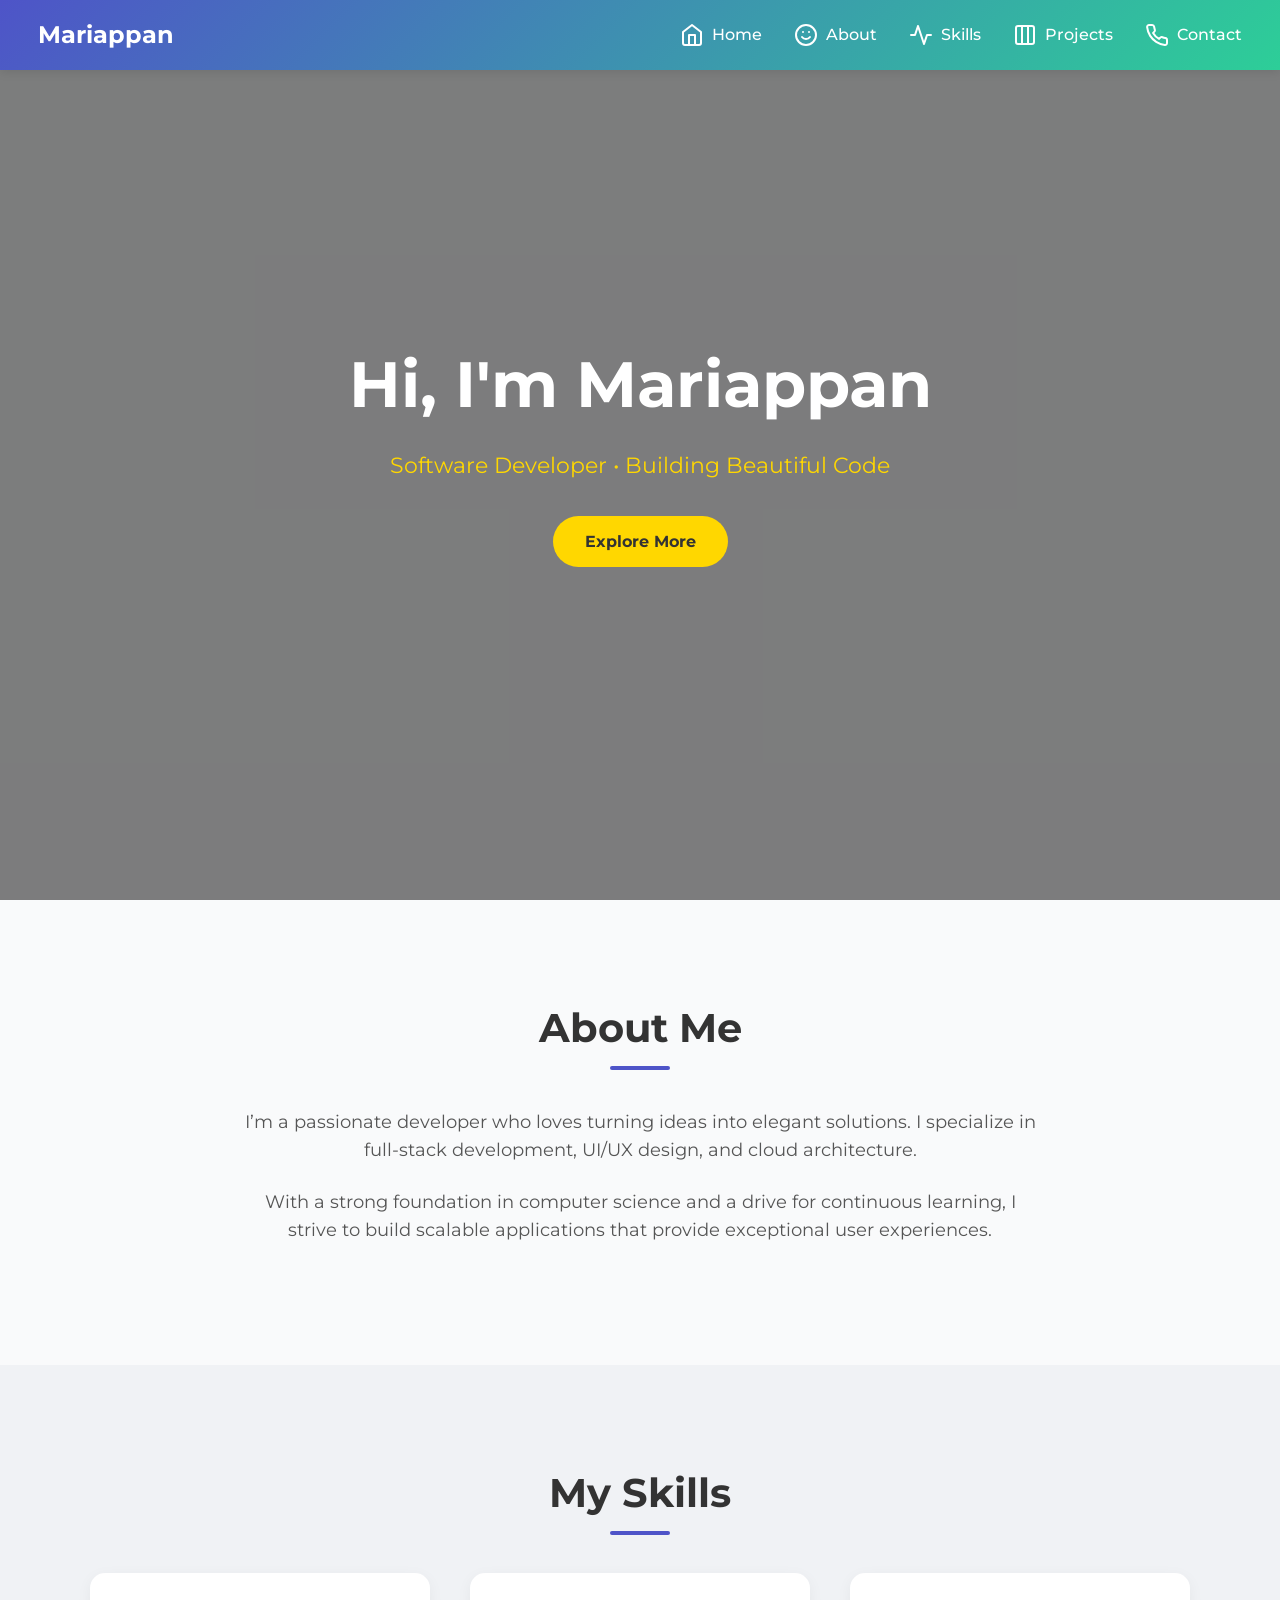
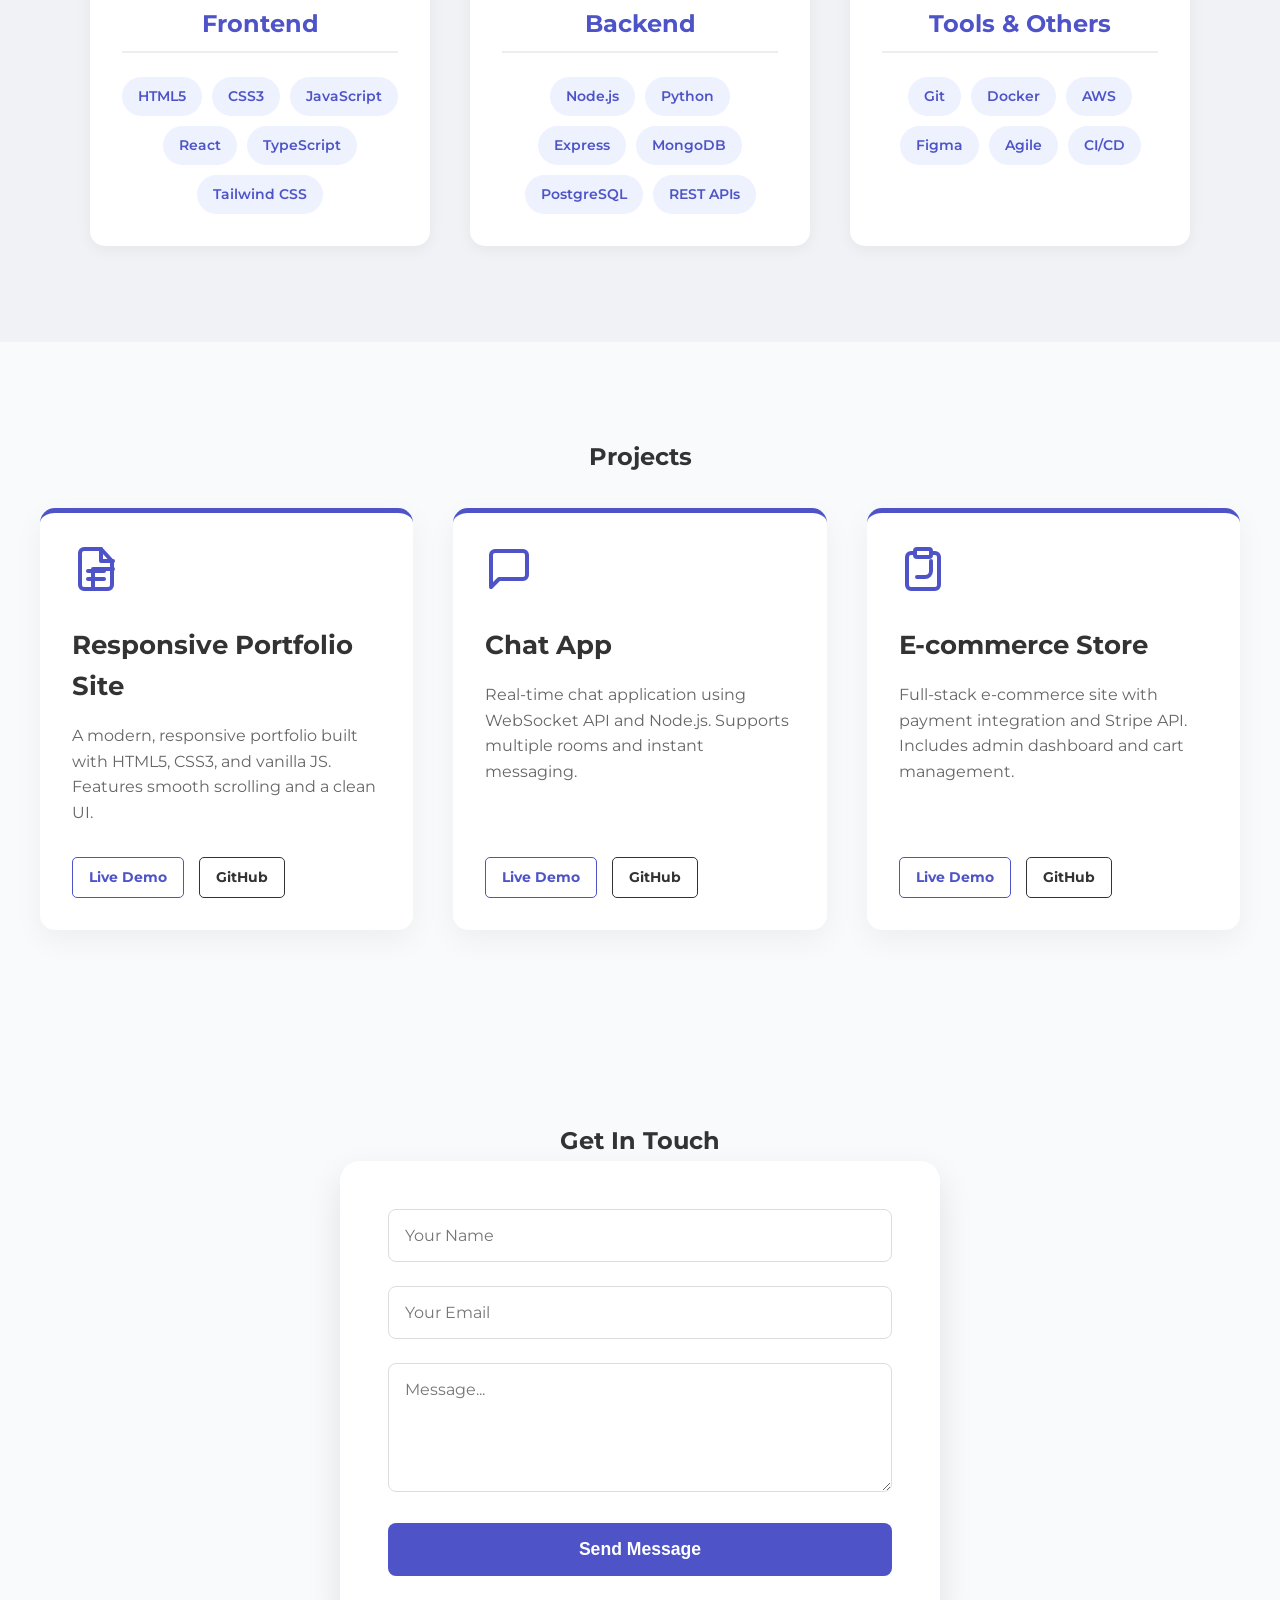
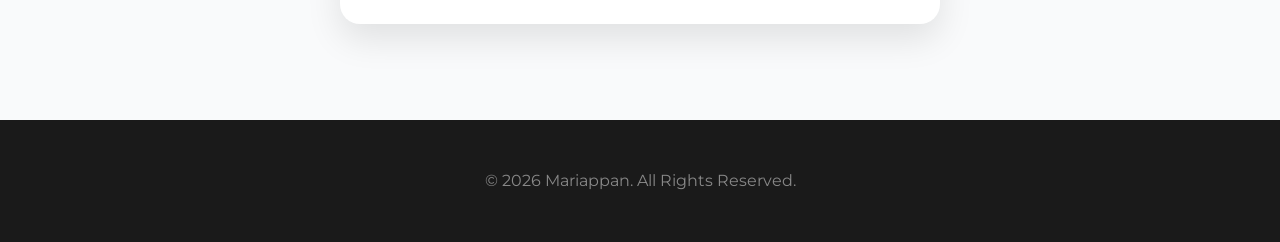
<file: index.html>
<!DOCTYPE html>
<html lang="en">
<head>
    <meta charset="UTF-8">
    <meta name="viewport" content="width=device-width, initial-scale=1.0">
    <title>Portfolio – Mariappan</title>

    <!-- Google Fonts -->
    <link href="https://fonts.googleapis.com/css2?family=Montserrat:wght@400;700&family=Open+Sans&display=swap" rel="stylesheet">

    <!-- Main CSS -->
    <link rel="stylesheet" href="style.css">

    <!-- Font Awesome for icons (for fallback) -->
    <link rel="stylesheet" href="https://cdnjs.cloudflare.com/ajax/libs/font-awesome/6.5.1/css/all.min.css">

    <!-- SVG Icons (inline) -->
    

    <script type="text/javascript">
    // Define SVG icons
    const icons = {
        home: '<svg xmlns="http://www.w3.org/2000/svg" width="24" height="24" viewBox="0 0 24 24" fill="none" stroke="currentColor" stroke-width="2" stroke-linecap="round" stroke-linejoin="round"><path d="M3 9l9-7 9 7v11a2 2 0 0 1-2 2H5a2 2 0 0 1-2-2z"></path><polyline points="9 22 9 12 15 12 15 22"></polyline></svg>',

        about: '<svg xmlns="http://www.w3.org/2000/svg" width="24" height="24" viewBox="0 0 24 24" fill="none" stroke="currentColor" stroke-width="2" stroke-linecap="round" stroke-linejoin="round"><circle cx="12" cy="12" r="10"></circle><path d="M8 14s1.5 2 4 2 4-2 4-2"></path><line x1="9" y1="9" x2="9.01" y2="9"></line><line x1="15" y1="9" x2="15.01" y2="9"></line></svg>',

        projects: '<svg xmlns="http://www.w3.org/2000/svg" width="24" height="24" viewBox="0 0 24 24" fill="none" stroke="currentColor" stroke-width="2" stroke-linecap="round" stroke-linejoin="round"><rect x="3" y="3" width="18" height="18" rx="2" ry="2"></rect><line x1="9" y1="3" x2="9" y2="21"></line><line x1="15" y1="3" x2="15" y2="21"></line></svg>',

        contact: '<svg xmlns="http://www.w3.org/2000/svg" width="24" height="24" viewBox="0 0 24 24" fill="none" stroke="currentColor" stroke-width="2" stroke-linecap="round" stroke-linejoin="round"><path d="M22 16.92v3a2 2 0 0 1-2.18 2 19.79 19.79 0 0 1-8.63-3.07 19.5 19.5 0 0 1-6-6 19.79 19.79 0 0 1-3.07-8.67A2 2 0 0 1 4.11 2h3a2 2 0 0 1 2 1.72 12.84 12.84 0 0 0 .7 2.81 2 2 0 0 1-.45 2.11L8.09 9.91a16 16 0 0 0 6 6l1.27-1.27a2 2 0 0 1 2.11-.45 12.84 12.84 0 0 0 2.81.7A2 2 0 0 1 22 16.92z"></path></svg>'
    };
</script>
</head>

<body>
    <!-- Navigation -->
    <nav class="navbar">
        <div class="logo">Mariappan</div>

        <div class="menu-toggle" id="mobile-menu">
            <span class="bar"></span>
            <span class="bar"></span>
            <span class="bar"></span>
        </div>

        <ul class="nav-links">
            <li>
                <a href="#hero">
                    <span class="icon" id="home-icon"></span>
                    Home
                </a>
            </li>

            <li>
                <a href="#about">
                    <span class="icon" id="about-icon"></span>
                    About
                </a>
            </li>

            <li>
                <a href="#skills">
                    <span class="icon" id="skills-icon"></span>
                    Skills
                </a>
            </li>

            <li>
                <a href="#projects">
                    <span class="icon" id="projects-icon"></span>
                    Projects
                </a>
            </li>

            <li>
                <a href="#contact">
                    <span class="icon" id="contact-icon"></span>
                    Contact
                </a>
            </li>
        </ul>
    </nav>
    <!-- Insert SVG icons -->
    <script>
        document.getElementById("home-icon").innerHTML = icons.home;
        document.getElementById("about-icon").innerHTML = icons.about;
        document.getElementById("projects-icon").innerHTML = icons.projects;
        document.getElementById("contact-icon").innerHTML = icons.contact;
        // Adding a simple skills icon
        document.getElementById("skills-icon").innerHTML = '<svg xmlns="http://www.w3.org/2000/svg" width="24" height="24" viewBox="0 0 24 24" fill="none" stroke="currentColor" stroke-width="2" stroke-linecap="round" stroke-linejoin="round"><polyline points="22 12 18 12 15 21 9 3 6 12 2 12"></polyline></svg>';
    </script>

    <!-- Hero Section -->
    <section class="hero" id="hero">
        <h1>Hi, I'm Mariappan</h1>
        <p class="role">Software Developer • Building Beautiful Code</p>
        <a href="#about" class="btn hero-btn">Explore More</a>
    </section>

    <!-- About -->
    <section id="about" class="content">
        <h2 class="section-title">About Me</h2>
        <div class="about-container">
            <div class="about-text">
                <p>I’m a passionate developer who loves turning ideas into elegant solutions. I specialize in full‑stack development, UI/UX design, and cloud architecture.</p>
                <p>With a strong foundation in computer science and a drive for continuous learning, I strive to build scalable applications that provide exceptional user experiences.</p>
            </div>
        </div>
    </section>

    <!-- Skills -->
    <section id="skills" class="content bg-light">
        <h2 class="section-title">My Skills</h2>
        <div class="skills-grid">
            <div class="skill-category">
                <h3>Frontend</h3>
                <div class="skill-tags">
                    <span>HTML5</span>
                    <span>CSS3</span>
                    <span>JavaScript</span>
                    <span>React</span>
                    <span>TypeScript</span>
                    <span>Tailwind CSS</span>
                </div>
            </div>
            <div class="skill-category">
                <h3>Backend</h3>
                <div class="skill-tags">
                    <span>Node.js</span>
                    <span>Python</span>
                    <span>Express</span>
                    <span>MongoDB</span>
                    <span>PostgreSQL</span>
                    <span>REST APIs</span>
                </div>
            </div>
            <div class="skill-category">
                <h3>Tools & Others</h3>
                <div class="skill-tags">
                    <span>Git</span>
                    <span>Docker</span>
                    <span>AWS</span>
                    <span>Figma</span>
                    <span>Agile</span>
                    <span>CI/CD</span>
                </div>
            </div>
        </div>
    </section>

    <!-- Projects -->
    <section id="projects" class="content">
        <h2>Projects</h2>
        <div class="grid">
            <!-- Project 1 -->
            <article class="card project-card">
                <div class="card-icon"><svg xmlns="http://www.w3.org/2000/svg" width="48" height="48" viewBox="0 0 24 24" fill="none" stroke="currentColor" stroke-width="2" stroke-linecap="round" stroke-linejoin="round"><path d="M14.5 2H6a2 2 0 0 0-2 2v16a2 2 0 0 0 2 2h12a2 2 0 0 0 2-2V8z"></path><polyline points="14.5 2 14.5 8 20.5 8"></polyline><line x1="16" y1="13" x2="8" y2="13"></line><line x1="16" y1="17" x2="8" y2="17"></line><polyline points="10.5 22 10.5 12 20.5 12"></polyline></svg></div>
                <h3>Responsive Portfolio Site</h3>
                <p>A modern, responsive portfolio built with HTML5, CSS3, and vanilla JS. Features smooth scrolling and a clean UI.</p>
                <div class="project-links">
                    <a href="#" class="project-link">Live Demo</a>
                    <a href="#" class="project-link github">GitHub</a>
                </div>
            </article>

            <!-- Project 2 -->
            <article class="card project-card">
                <div class="card-icon"><svg xmlns="http://www.w3.org/2000/svg" width="48" height="48" viewBox="0 0 24 24" fill="none" stroke="currentColor" stroke-width="2" stroke-linecap="round" stroke-linejoin="round"><path d="M21 15a2 2 0 0 1-2 2H7l-4 4V5a2 2 0 0 1 2-2h14a2 2 0 0 1 2 2z"></path></svg></div>
                <h3>Chat App</h3>
                <p>Real‑time chat application using WebSocket API and Node.js. Supports multiple rooms and instant messaging.</p>
                <div class="project-links">
                    <a href="#" class="project-link">Live Demo</a>
                    <a href="#" class="project-link github">GitHub</a>
                </div>
            </article>

            <!-- Project 3 -->
            <article class="card project-card">
                <div class="card-icon"><svg xmlns="http://www.w3.org/2000/svg" width="48" height="48" viewBox="0 0 24 24" fill="none" stroke="currentColor" stroke-width="2" stroke-linecap="round" stroke-linejoin="round"><path d="M16 4h2a2 2 0 0 1 2 2v14a2 2 0 0 1-2 2H6a2 2 0 0 1-2-2V6a2 2 0 0 1 2-2h2"></path><rect x="8" y="2" width="8" height="4" rx="1" ry="1"></rect><path d="M16 8v5a3 3 0 0 1-3 3h-4"></path></svg></div>
                <h3>E-commerce Store</h3>
                <p>Full‑stack e‑commerce site with payment integration and Stripe API. Includes admin dashboard and cart management.</p>
                <div class="project-links">
                    <a href="#" class="project-link">Live Demo</a>
                    <a href="#" class="project-link github">GitHub</a>
                </div>
            </article>
        </div>
    </section>

    <!-- Contact -->
    <section id="contact" class="content contact-section">
        <h2>Get In Touch</h2>
        <form action="#" method="post" class="contact-form">
            <input type="text" name="name" placeholder="Your Name" required>
            <input type="email" name="email" placeholder="Your Email" required>
            <textarea name="message" rows="5" placeholder="Message..." required></textarea>
            <button type="submit">Send Message</button>
        </form>
    </section>

    <!-- Footer -->
    <footer class="footer">
        <p>&copy; 2026 Mariappan. All Rights Reserved.</p>
    </footer>

    <!-- Optional JS -->
    <script src="script.js"></script>
</body>
</html>
</file>
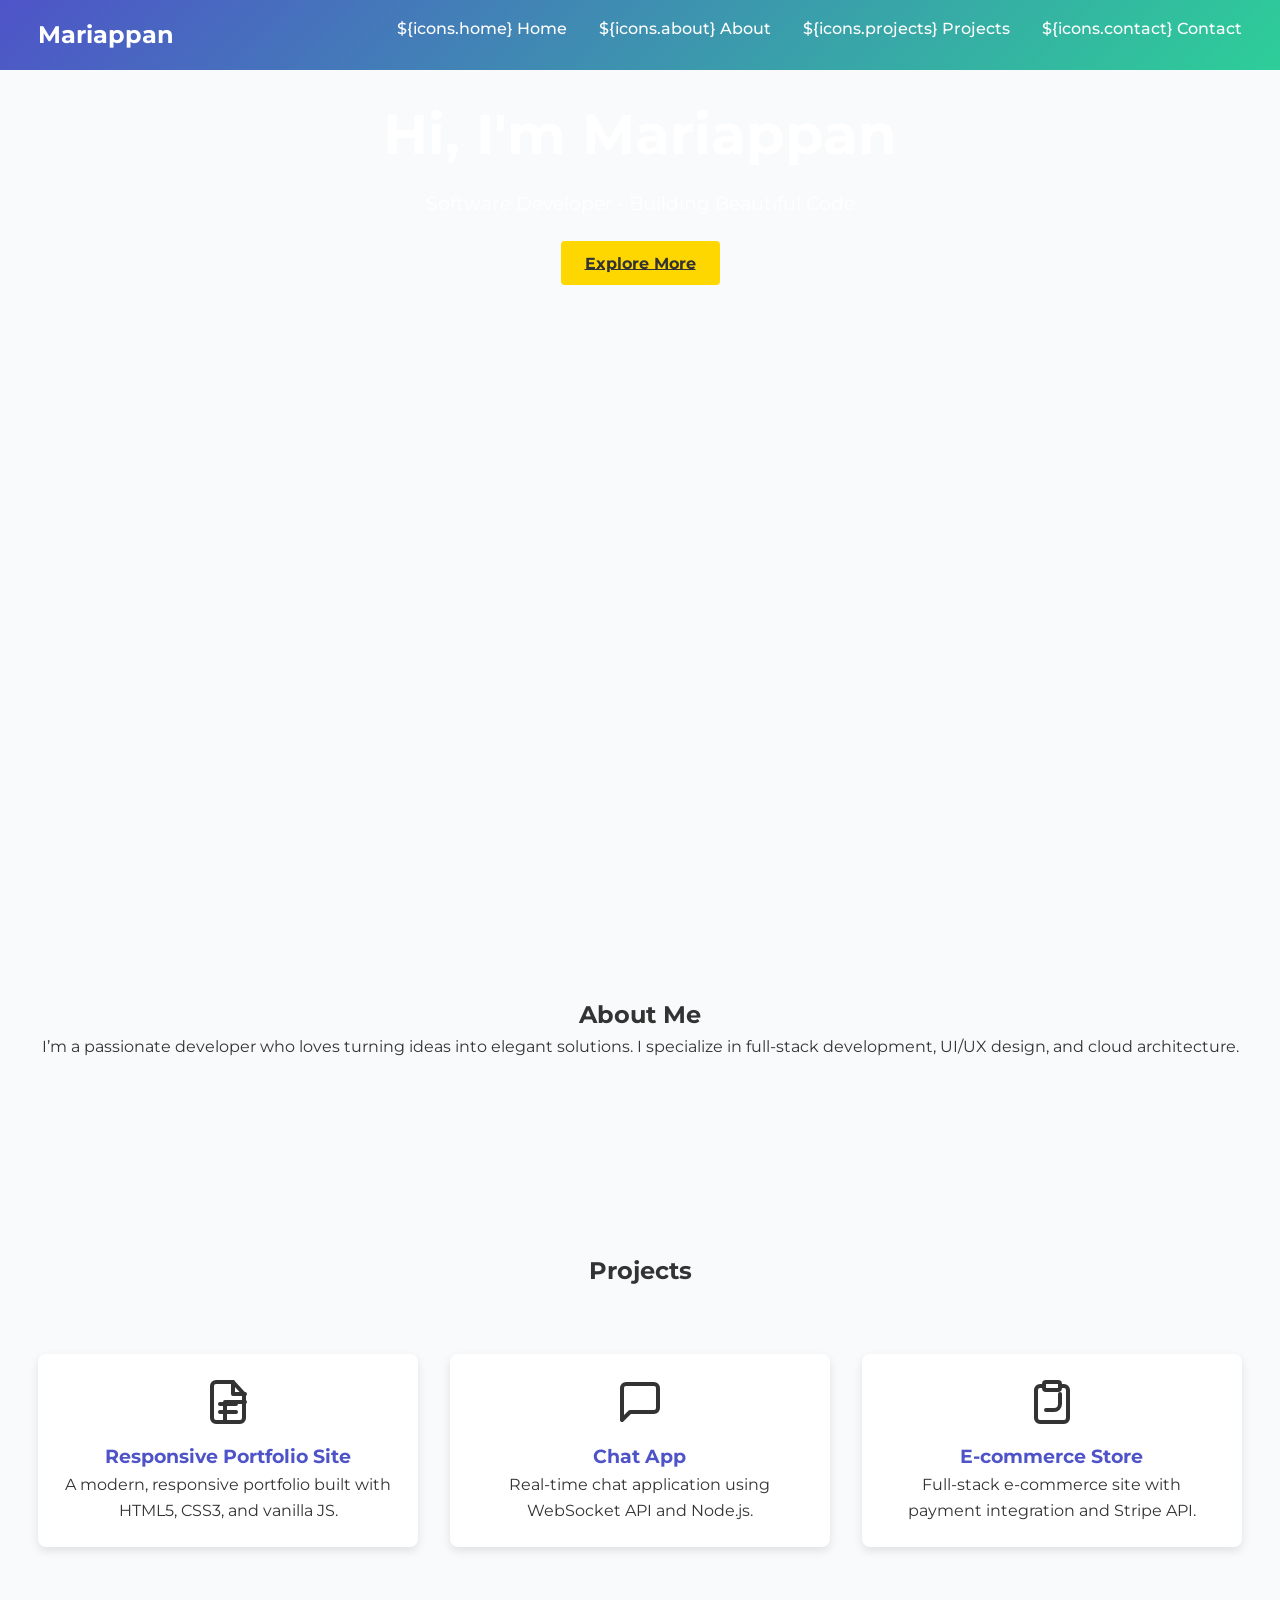
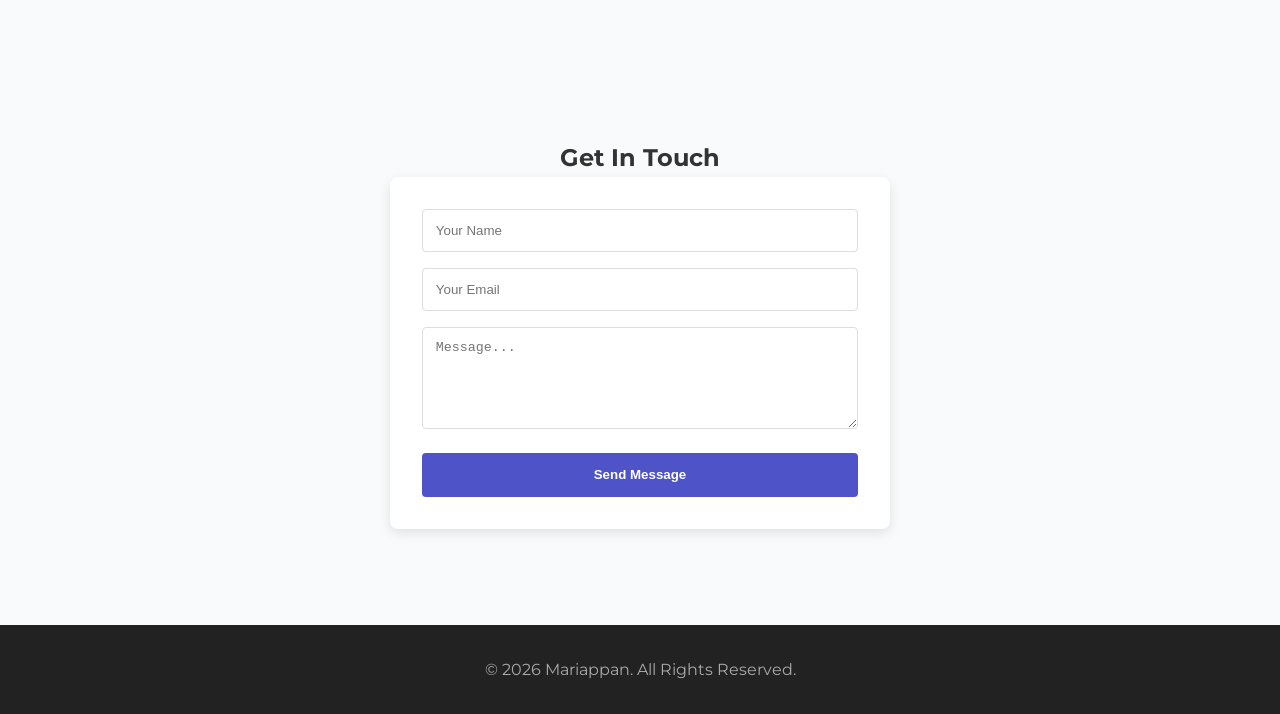
<file: src/Ui/index.html>
<!DOCTYPE html>
<html lang="en">
<head>
    <meta charset="UTF-8">
    <meta name="viewport" content="width=device-width, initial-scale=1.0">
    <title>Portfolio – Mariappan</title>

    <!-- Google Fonts -->
    <link href="https://fonts.googleapis.com/css2?family=Montserrat:wght@400;700&family=Open+Sans&display=swap" rel="stylesheet">

    <!-- Main CSS -->
    <link rel="stylesheet" href="style.css">

    <!-- Font Awesome for icons (for fallback) -->
    <link rel="stylesheet" href="https://cdnjs.cloudflare.com/ajax/libs/font-awesome/6.5.1/css/all.min.css">

    <!-- SVG Icons (inline) -->
    <script type="text/javascript">
        // Define SVG icons as variables for easy access
        const icons = {
            home: '<svg xmlns="http://www.w3.org/2000/svg" width="24" height="24" viewBox="0 0 24 24" fill="none" stroke="currentColor" stroke-width="2" stroke-linecap="round" stroke-linejoin="round"><path d="M3 9l9-7 9 7v11a2 2 0 0 1-2 2H5a2 2 0 0 1-2-2z"></path><polyline points="9 22 9 12 15 12 15 22"></polyline></svg>',
            about: '<svg xmlns="http://www.w3.org/2000/svg" width="24" height="24" viewBox="0 0 24 24" fill="none" stroke="currentColor" stroke-width="2" stroke-linecap="round" stroke-linejoin="round"><circle cx="12" cy="12" r="10"></circle><path d="M8 14s1.5 2 4 2 4-2 4-2"></path><line x1="9" y1="9" x2="9.01" y2="9"></line><line x1="15" y1="9" x2="15.01" y2="9"></line></svg>',
            projects: '<svg xmlns="http://www.w3.org/2000/svg" width="24" height="24" viewBox="0 0 24 24" fill="none" stroke="currentColor" stroke-width="2" stroke-linecap="round" stroke-linejoin="round"><rect x="3" y="3" width="18" height="18" rx="2" ry="2"></rect><line x1="9" y1="3" x2="9" y2="21"></line><line x1="15" y1="3" x2="15" y2="21"></line></svg>',
            contact: '<svg xmlns="http://www.w3.org/2000/svg" width="24" height="24" viewBox="0 0 24 24" fill="none" stroke="currentColor" stroke-width="2" stroke-linecap="round" stroke-linejoin="round"><path d="M22 16.92v3a2 2 0 0 1-2.18 2 19.79 19.79 0 0 1-8.63-3.07 19.5 19.5 0 0 1-6-6 19.79 19.79 0 0 1-3.07-8.67A2 2 0 0 1 4.11 2h3a2 2 0 0 1 2 1.72 12.84 12.84 0 0 0 .7 2.81 2 2 0 0 1-.45 2.11L8.09 9.91a16 16 0 0 0 6 6l1.27-1.27a2 2 0 0 1 2.11-.45 12.84 12.84 0 0 0 2.81.7A2 2 0 0 1 22 16.92z"></path></svg>'
        };
    </script>
</head>

<body>
    <!-- Navigation -->
    <nav class="navbar">
        <div class="logo">Mariappan</div>
        <ul class="nav-links">
            <li><a href="#hero"><span class="icon">${icons.home}</span> Home</a></li>
            <li><a href="#about"><span class="icon">${icons.about}</span> About</a></li>
            <li><a href="#projects"><span class="icon">${icons.projects}</span> Projects</a></li>
            <li><a href="#contact"><span class="icon">${icons.contact}</span> Contact</a></li>
        </ul>
    </nav>

    <!-- Hero Section -->
    <section class="hero" id="hero">
        <h1>Hi, I'm Mariappan</h1>
        <p class="role">Software Developer • Building Beautiful Code</p>
        <a href="#about" class="btn hero-btn">Explore More</a>
    </section>

    <!-- About -->
    <section id="about" class="content">
        <h2>About Me</h2>
        <p>I’m a passionate developer who loves turning ideas into elegant solutions. I specialize in full‑stack development, UI/UX design, and cloud architecture.</p>
    </section>

    <!-- Projects -->
    <section id="projects" class="content">
        <h2>Projects</h2>
        <div class="grid">
            <!-- Project 1 -->
            <article class="card project-card">
                <div class="card-icon"><svg xmlns="http://www.w3.org/2000/svg" width="48" height="48" viewBox="0 0 24 24" fill="none" stroke="currentColor" stroke-width="2" stroke-linecap="round" stroke-linejoin="round"><path d="M14.5 2H6a2 2 0 0 0-2 2v16a2 2 0 0 0 2 2h12a2 2 0 0 0 2-2V8z"></path><polyline points="14.5 2 14.5 8 20.5 8"></polyline><line x1="16" y1="13" x2="8" y2="13"></line><line x1="16" y1="17" x2="8" y2="17"></line><polyline points="10.5 22 10.5 12 20.5 12"></polyline></svg></div>
                <h3>Responsive Portfolio Site</h3>
                <p>A modern, responsive portfolio built with HTML5, CSS3, and vanilla JS.</p>
            </article>

            <!-- Project 2 -->
            <article class="card project-card">
                <div class="card-icon"><svg xmlns="http://www.w3.org/2000/svg" width="48" height="48" viewBox="0 0 24 24" fill="none" stroke="currentColor" stroke-width="2" stroke-linecap="round" stroke-linejoin="round"><path d="M21 15a2 2 0 0 1-2 2H7l-4 4V5a2 2 0 0 1 2-2h14a2 2 0 0 1 2 2z"></path></svg></div>
                <h3>Chat App</h3>
                <p>Real‑time chat application using WebSocket API and Node.js.</p>
            </article>

            <!-- Project 3 -->
            <article class="card project-card">
                <div class="card-icon"><svg xmlns="http://www.w3.org/2000/svg" width="48" height="48" viewBox="0 0 24 24" fill="none" stroke="currentColor" stroke-width="2" stroke-linecap="round" stroke-linejoin="round"><path d="M16 4h2a2 2 0 0 1 2 2v14a2 2 0 0 1-2 2H6a2 2 0 0 1-2-2V6a2 2 0 0 1 2-2h2"></path><rect x="8" y="2" width="8" height="4" rx="1" ry="1"></rect><path d="M16 8v5a3 3 0 0 1-3 3h-4"></path></svg></div>
                <h3>E-commerce Store</h3>
                <p>Full‑stack e‑commerce site with payment integration and Stripe API.</p>
            </article>
        </div>
    </section>

    <!-- Contact -->
    <section id="contact" class="content contact-section">
        <h2>Get In Touch</h2>
        <form action="#" method="post" class="contact-form">
            <input type="text" name="name" placeholder="Your Name" required>
            <input type="email" name="email" placeholder="Your Email" required>
            <textarea name="message" rows="5" placeholder="Message..." required></textarea>
            <button type="submit">Send Message</button>
        </form>
    </section>

    <!-- Footer -->
    <footer class="footer">
        <p>&copy; 2026 Mariappan. All Rights Reserved.</p>
    </footer>

    <!-- Optional JS -->
    <script src="script.js"></script>
</body>
</html>
</file>
<file: style.css>
/* Reset & Base */
* {
  margin: 0;
  padding: 0;
  box-sizing: border-box;
}
body {
  font-family: 'Montserrat', sans-serif;
  background: #f9fafb;
  color: #333;
  line-height: 1.6;
  overflow-x: hidden;
}

/* Navigation */
.navbar {
  position: fixed;
  width: 100%;
  top: 0;
  left: 0;
  background: linear-gradient(135deg, #4e54c8, #2dce98);
  display: flex;
  justify-content: space-between;
  align-items: center;
  padding: 1rem 3%;
  color: #fff;
  z-index: 1000;
  box-shadow: 0 2px 10px rgba(0, 0, 0, 0.1);
}
.logo {
  font-weight: bold;
  font-size: 1.5rem;
}
.nav-links {
  list-style: none;
  display: flex;
  align-items: center;
}
.nav-links li {
  margin-left: 2rem;
}
.nav-links a {
  text-decoration: none;
  color: #fff;
  font-weight: 500;
  transition: all 0.3s ease;
  position: relative;
  display: flex;
  align-items: center;
  gap: 8px;
}
.nav-links a .icon {
  display: flex;
  align-items: center;
}
.nav-links a::after {
  content: '';
  position: absolute;
  bottom: -5px;
  left: 0;
  width: 0;
  height: 2px;
  background: #ffd700;
  transition: width 0.3s ease;
}
.nav-links a:hover {
  color: #ffd700;
}
.nav-links a:hover::after {
  width: 100%;
}

/* Mobile Menu Toggle */
.menu-toggle {
  display: none;
  flex-direction: column;
  cursor: pointer;
  gap: 5px;
}
.bar {
  width: 25px;
  height: 3px;
  background-color: white;
  transition: 0.3s;
  border-radius: 2px;
}

/* Hero */
.hero {
  min-height: 100vh;
  background: url('https://picsum.photos/1200/800?blur=5') center/cover no-repeat;
  color: #fff;
  text-align: center;
  display: flex;
  flex-direction: column;
  justify-content: center;
  align-items: center;
  padding: 0 3%;
  position: relative;
  overflow: hidden;
}
.hero::before {
  content: '';
  position: absolute;
  top: 0;
  left: 0;
  right: 0;
  bottom: 0;
  background: rgba(0, 0, 0, 0.5);
  z-index: -1;
}
.hero h1 {
  font-size: clamp(2.5rem, 8vw, 4rem);
  margin-bottom: 0.8rem;
  font-weight: 700;
  animation: fadeInUp 1s ease-out;
}
.role {
  font-size: clamp(1rem, 4vw, 1.4rem);
  margin-bottom: 2rem;
  color: #ffd700;
}
.btn {
  padding: 0.8rem 2rem;
  background: #ffd700;
  color: #333;
  border: none;
  border-radius: 50px;
  font-weight: bold;
  cursor: pointer;
  text-decoration: none;
  transition: transform 0.2s ease, box-shadow 0.2s ease;
  display: inline-block;
}
.btn:hover {
  background: #ffc107;
  transform: translateY(-3px);
  box-shadow: 0 10px 20px rgba(0, 0, 0, 0.2);
}

/* Content Sections */
.content {
  padding: 6rem 3%;
  text-align: center;
}
.section-title {
  font-size: 2.5rem;
  margin-bottom: 3rem;
  position: relative;
  display: inline-block;
}
.section-title::after {
  content: '';
  position: absolute;
  bottom: -10px;
  left: 50%;
  transform: translateX(-50%);
  width: 60px;
  height: 4px;
  background: #4e54c8;
  border-radius: 2px;
}
.bg-light {
  background-color: #f0f2f5;
}

/* About Section */
.about-container {
  max-width: 800px;
  margin: 0 auto;
  font-size: 1.1rem;
  color: #555;
}
.about-text p {
  margin-bottom: 1.5rem;
}

/* Skills Section */
.skills-grid {
  display: grid;
  grid-template-columns: repeat(auto-fit, minmax(280px, 1fr));
  gap: 2.5rem;
  max-width: 1100px;
  margin: 0 auto;
}
.skill-category {
  background: white;
  padding: 2rem;
  border-radius: 15px;
  box-shadow: 0 4px 15px rgba(0,0,0,0.05);
  transition: transform 0.3s ease;
}
.skill-category:hover {
  transform: translateY(-5px);
}
.skill-category h3 {
  margin-bottom: 1.5rem;
  color: #4e54c8;
  font-size: 1.5rem;
  border-bottom: 2px solid #eee;
  padding-bottom: 0.5rem;
}
.skill-tags {
  display: flex;
  flex-wrap: wrap;
  gap: 10px;
  justify-content: center;
}
.skill-tags span {
  background: #eef2ff;
  color: #4e54c8;
  padding: 0.5rem 1rem;
  border-radius: 20px;
  font-size: 0.9rem;
  font-weight: 600;
  transition: all 0.3s ease;
}
.skill-tags span:hover {
  background: #4e54c8;
  color: white;
}

/* Projects Grid */
.grid {
  display: grid;
  grid-template-columns: repeat(auto-fit, minmax(300px, 1fr));
  gap: 2.5rem;
  margin-top: 2rem;
  max-width: 1200px;
  margin-left: auto;
  margin-right: auto;
}
.card {
  background: white;
  padding: 2rem;
  border-radius: 15px;
  box-shadow: 0 10px 30px rgba(0, 0, 0, 0.05);
  transition: all 0.4s cubic-bezier(0.23, 1, 0.32, 1);
  border-top: 5px solid #4e54c8;
  display: flex;
  flex-direction: column;
  text-align: left;
}
.card:hover {
  transform: translateY(-12px);
  box-shadow: 0 20px 40px rgba(0, 0, 0, 0.1);
}
.card-icon {
  margin-bottom: 1.5rem;
  color: #4e54c8;
}
.card h3 {
  margin-bottom: 1rem;
  color: #333;
  font-size: 1.6rem;
}
.card p {
  color: #666;
  margin-bottom: 2rem;
  flex-grow: 1;
}
.project-links {
  display: flex;
  gap: 15px;
}
.project-link {
  text-decoration: none;
  font-size: 0.9rem;
  font-weight: bold;
  color: #4e54c8;
  padding: 0.5rem 1rem;
  border: 1px solid #4e54c8;
  border-radius: 5px;
  transition: all 0.3s ease;
}
.project-link:hover {
  background: #4e54c8;
  color: white;
}
.project-link.github {
  border-color: #333;
  color: #333;
}
.project-link.github:hover {
  background: #333;
  color: white;
}

/* Contact Form */
.contact-form {
  max-width: 600px;
  margin: auto;
  padding: 3rem;
  background: white;
  border-radius: 20px;
  box-shadow: 0 15px 35px rgba(0, 0, 0, 0.1);
}
input,
textarea {
  width: 100%;
  padding: 1rem;
  border: 1px solid #ddd;
  border-radius: 8px;
  margin-bottom: 1.5rem;
  font-size: 1rem;
  font-family: inherit;
  transition: border-color 0.3s ease, box-shadow 0.3s ease;
}
input:focus,
textarea:focus {
  outline: none;
  border-color: #4e54c8;
  box-shadow: 0 0 0 3px rgba(78, 84, 200, 0.15);
}
button {
  width: 100%;
  padding: 1rem;
  background: #4e54c8;
  color: white;
  font-weight: bold;
  font-size: 1.1rem;
  border: none;
  border-radius: 8px;
  cursor: pointer;
  transition: all 0.3s ease;
}
button:hover {
  background: #3b49a7;
  transform: translateY(-2px);
  box-shadow: 0 5px 15px rgba(78, 84, 200, 0.3);
}

/* Footer */
.footer {
  text-align: center;
  padding: 3rem 2rem;
  background: #1a1a1a;
  color: #888;
  font-size: 1rem;
}
.footer a {
  color: #ffd700;
  text-decoration: none;
}
.footer a:hover {
  text-decoration: underline;
}

/* Animations */
@keyframes fadeInUp {
  from {
    opacity: 0;
    transform: translateY(30px);
  }
  to {
    opacity: 1;
    transform: translateY(0);
  }
}

/* Responsive Design */
@media (max-width: 768px) {
  .menu-toggle {
    display: flex;
  }
  .nav-links {
    position: absolute;
    top: 100%;
    left: 0;
    width: 100%;
    background: linear-gradient(135deg, #4e54c8, #2dce98);
    flex-direction: column;
    padding: 2rem 0;
    gap: 1.5rem;
    transform: translateY(-150%);
    transition: transform 0.4s ease-in-out;
    box-shadow: 0 10px 10px rgba(0,0,0,0.1);
  }
  .nav-links.active {
    transform: translateY(0);
  }
  .nav-links li {
    margin: 0;
  }
  .nav-links a {
    font-size: 1.2rem;
    justify-content: center;
  }
  .hero h1 {
    font-size: 2.5rem;
  }
  .section-title {
    font-size: 2rem;
  }
  .contact-form {
    padding: 2rem 1.5rem;
  }
}

/* Accessibility Improvements */
:focus-visible {
  outline: 3px solid #4e54c8;
  outline-offset: 2px;
}
</file>
<file: src/Ui/style.css>
/* Reset & Base */
*{margin:0;padding:0;box-sizing:border-box;}
body{font-family:'Montserrat',sans-serif;background:#f9fafb;color:#333;line-height:1.6;}

/* Navigation */
.navbar{
    position:fixed;width:100%;top:0;left:0;background:linear-gradient(135deg,#4e54c8,#2dce98);
    display:flex;justify-content:space-between;padding:1rem 3%;
    color:#fff;z-index:1000;
}
.logo{font-weight:bold;font-size:1.5rem;}
.nav-links{list-style:none;display:flex;}
.nav-links li{margin-left:2rem;}
.nav-links a{
    text-decoration:none;color:#fff;font-weight:500;
    transition:color .3s;
}
.nav-links a:hover{color:#ffd700;}

/* Hero */
.hero{min-height:100vh;background:url('https://picsum.photos/1200/800?blur=5') center/cover no-repeat;color:#fff;text-align:center;padding-top:10vh;}
.hero h1{font-size:3.5rem;margin-bottom:.5rem;}
.role{font-size:1.2rem;margin-bottom:2rem;}
.btn{
    padding:.8rem 1.5rem;background:#ffd700;color:#333;border:none;
    border-radius:4px;font-weight:bold;cursor:pointer;
}
.hero-btn:hover{background:#ffc107;}

/* Content Sections */
.content{padding:6rem 3%;text-align:center;}
.grid{display:grid;grid-template-columns:repeat(auto-fit,minmax(250px,1fr));gap:2rem;margin-top:4rem;}
.card{
    background:white;padding:1.5rem;border-radius:8px;
    box-shadow:0 4px 10px rgba(0,0,0,.1);
    transition:transform .3s;
}
.card:hover{transform:translateY(-8px);}
.card img{width:100%;height:auto;border-radius:6px;margin-bottom:.8rem;}
.card h3{margin-top:.5rem;color:#4e54c8;}

/* Contact Form */
.contact-form{
    max-width:500px;margin:auto;padding:2rem;background:white;
    border-radius:8px;box-shadow:0 4px 12px rgba(0,0,0,.1);
}
input,textarea{width:100%;padding:.8rem;border:1px solid #ddd;margin-bottom:1rem;border-radius:4px;}
button{
    width:100%;padding:.9rem;background:#4e54c8;color:white;font-weight:bold;
    border:none;border-radius:4px;cursor:pointer;
}
button:hover{background:#3b49a7;}

/* Footer */
.footer{text-align:center;padding:2rem;background:#222;color:#aaa;}
@media(max-width:600px){
    .navbar{flex-direction:column;text-align:center;}
    .nav-links{margin-top:.5rem;}
}
</file>
